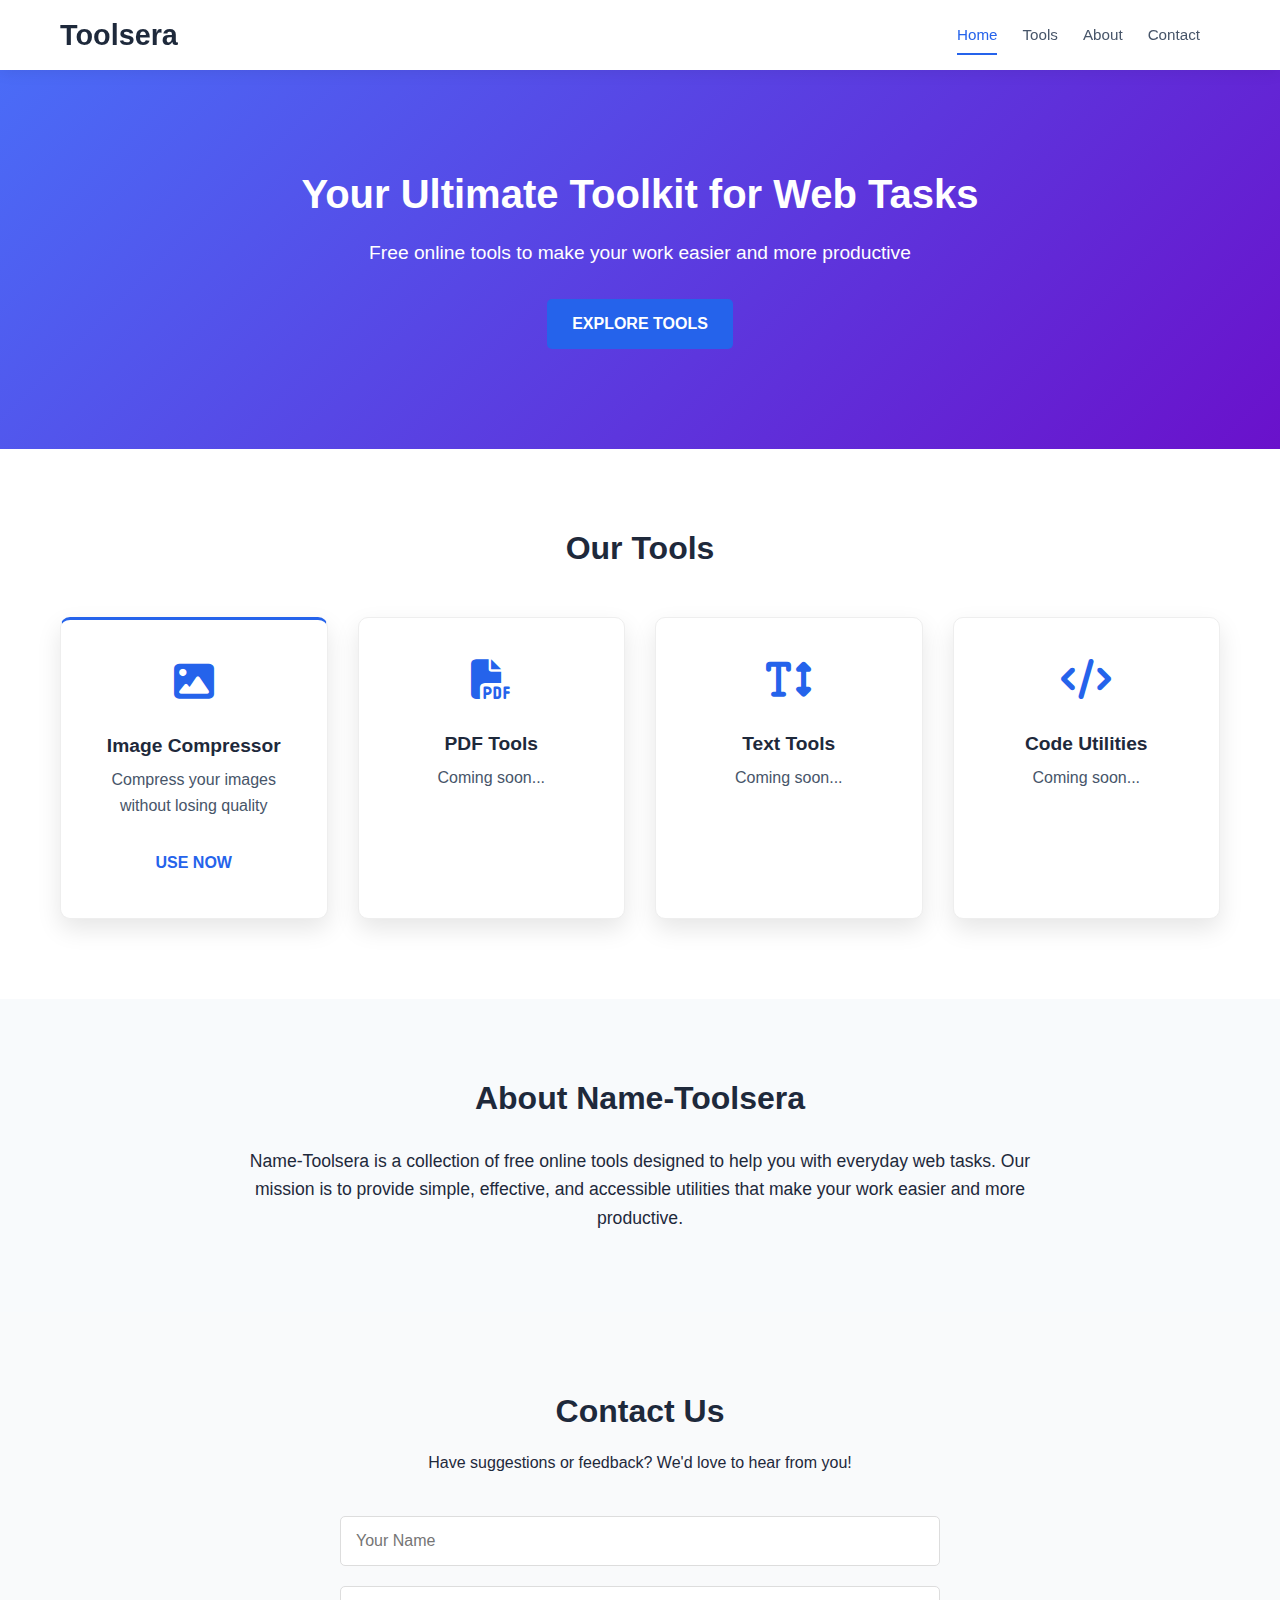
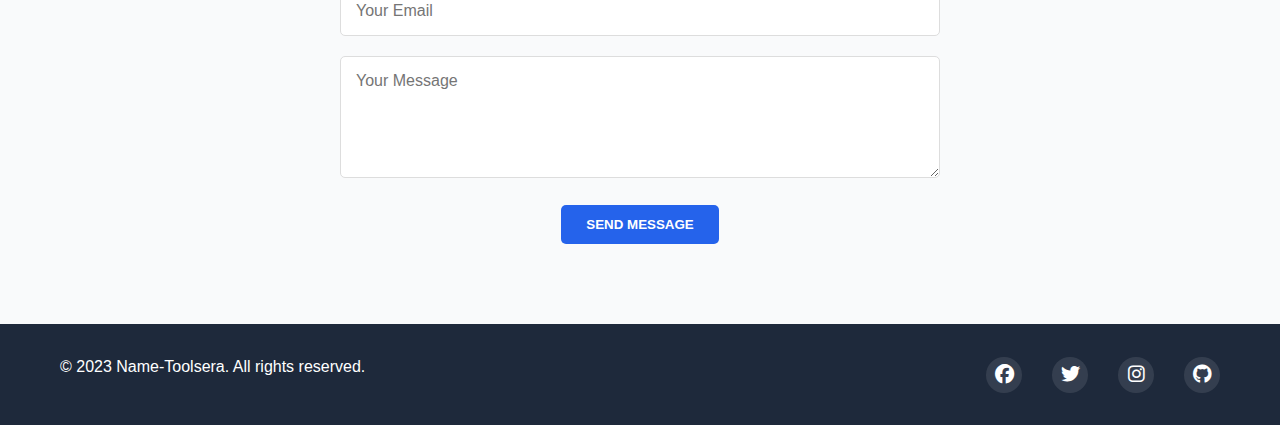
<file: index.html>
<!DOCTYPE html>
<html lang="en">
<head>
    <meta charset="UTF-8">
    <meta name="viewport" content="width=device-width, initial-scale=1.0">
    <title>Toolsera | Multi-Tools Website</title>
    <link rel="stylesheet" href="css/style.css">
    <link rel="stylesheet" href="https://cdnjs.cloudflare.com/ajax/libs/font-awesome/6.4.0/css/all.min.css">
</head>
<body>
    <header>
        <div class="container">
            <div class="logo">
                <h1>Toolsera</h1>
            </div>
            <nav>
                <ul>
                    <li><a href="index.html" class="active">Home</a></li>
                    <li><a href="tools.html">Tools</a></li>
                    <li><a href="#about">About</a></li>
                    <li><a href="#contact">Contact</a></li>
                </ul>
            </nav>
        </div>
    </header>

    <section class="hero">
        <div class="container">
            <div class="hero-content">
                <h1>Your Ultimate Toolkit for Web Tasks</h1>
                <p>Free online tools to make your work easier and more productive</p>
                <a href="tools.html" class="btn btn-primary">Explore Tools</a>
            </div>
        </div>
    </section>

    <section class="tools-showcase">
        <div class="container">
            <h2>Our Tools</h2>
            <div class="tools-grid">
                <div class="tool-card featured">
                    <div class="tool-icon">
                        <i class="fas fa-image"></i>
                    </div>
                    <h3>Image Compressor</h3>
                    <p>Compress your images without losing quality</p>
                    <a href="image-compressor.html" class="btn">Use Now</a>
                </div>
                <div class="tool-card coming-soon">
                    <div class="tool-icon">
                        <i class="fas fa-file-pdf"></i>
                    </div>
                    <h3>PDF Tools</h3>
                    <p>Coming soon...</p>
                </div>
                <div class="tool-card coming-soon">
                    <div class="tool-icon">
                        <i class="fas fa-text-height"></i>
                    </div>
                    <h3>Text Tools</h3>
                    <p>Coming soon...</p>
                </div>
                <div class="tool-card coming-soon">
                    <div class="tool-icon">
                        <i class="fas fa-code"></i>
                    </div>
                    <h3>Code Utilities</h3>
                    <p>Coming soon...</p>
                </div>
            </div>
        </div>
    </section>

    <section id="about" class="about">
        <div class="container">
            <h2>About Name-Toolsera</h2>
            <p>Name-Toolsera is a collection of free online tools designed to help you with everyday web tasks. Our mission is to provide simple, effective, and accessible utilities that make your work easier and more productive.</p>
        </div>
    </section>

    <section id="contact" class="contact">
        <div class="container">
            <h2>Contact Us</h2>
            <p>Have suggestions or feedback? We'd love to hear from you!</p>
            <form class="contact-form">
                <div class="form-group">
                    <input type="text" placeholder="Your Name" required>
                </div>
                <div class="form-group">
                    <input type="email" placeholder="Your Email" required>
                </div>
                <div class="form-group">
                    <textarea placeholder="Your Message" rows="5" required></textarea>
                </div>
                <button type="submit" class="btn btn-primary">Send Message</button>
            </form>
        </div>
    </section>

    <footer>
        <div class="container">
            <p>&copy; 2023 Name-Toolsera. All rights reserved.</p>
            <div class="social-links">
                <a href="#"><i class="fab fa-facebook"></i></a>
                <a href="#"><i class="fab fa-twitter"></i></a>
                <a href="#"><i class="fab fa-instagram"></i></a>
                <a href="#"><i class="fab fa-github"></i></a>
            </div>
        </div>
    </footer>

    <script src="js/main.js"></script>
</body>
</html>
</file>
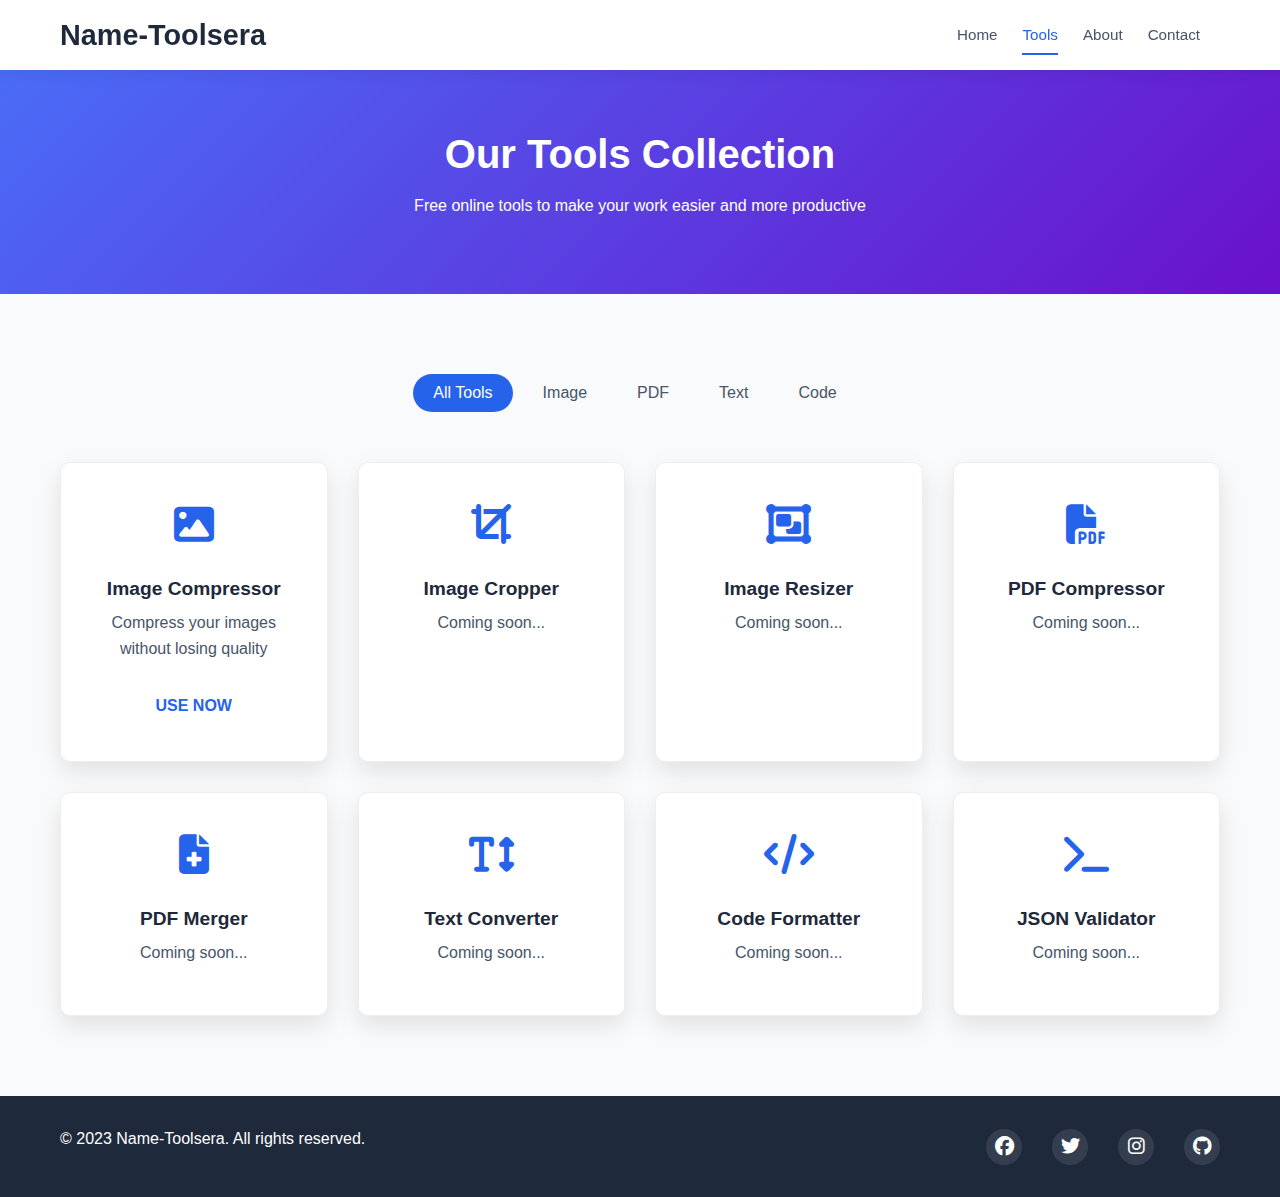
<file: tools.html>
<!DOCTYPE html>
<html lang="en">
<head>
    <meta charset="UTF-8">
    <meta name="viewport" content="width=device-width, initial-scale=1.0">
    <title>Tools | Name-Toolsera</title>
    <link rel="stylesheet" href="css/style.css">
    <link rel="stylesheet" href="https://cdnjs.cloudflare.com/ajax/libs/font-awesome/6.4.0/css/all.min.css">
</head>
<body>
    <header>
        <div class="container">
            <div class="logo">
                <h1>Name-Toolsera</h1>
            </div>
            <nav>
                <ul>
                    <li><a href="index.html">Home</a></li>
                    <li><a href="tools.html" class="active">Tools</a></li>
                    <li><a href="index.html#about">About</a></li>
                    <li><a href="index.html#contact">Contact</a></li>
                </ul>
            </nav>
        </div>
    </header>

    <section class="tools-header">
        <div class="container">
            <h1>Our Tools Collection</h1>
            <p>Free online tools to make your work easier and more productive</p>
        </div>
    </section>

    <section class="tools-list">
        <div class="container">
            <div class="categories">
                <button class="category-btn active" data-category="all">All Tools</button>
                <button class="category-btn" data-category="image">Image</button>
                <button class="category-btn" data-category="pdf">PDF</button>
                <button class="category-btn" data-category="text">Text</button>
                <button class="category-btn" data-category="code">Code</button>
            </div>
            
            <div class="tools-grid">
                <div class="tool-card" data-category="image">
                    <div class="tool-icon">
                        <i class="fas fa-image"></i>
                    </div>
                    <h3>Image Compressor</h3>
                    <p>Compress your images without losing quality</p>
                    <a href="image-compressor.html" class="btn">Use Now</a>
                </div>
                
                <div class="tool-card coming-soon" data-category="image">
                    <div class="tool-icon">
                        <i class="fas fa-crop"></i>
                    </div>
                    <h3>Image Cropper</h3>
                    <p>Coming soon...</p>
                </div>
                
                <div class="tool-card coming-soon" data-category="image">
                    <div class="tool-icon">
                        <i class="fas fa-object-group"></i>
                    </div>
                    <h3>Image Resizer</h3>
                    <p>Coming soon...</p>
                </div>
                
                <div class="tool-card coming-soon" data-category="pdf">
                    <div class="tool-icon">
                        <i class="fas fa-file-pdf"></i>
                    </div>
                    <h3>PDF Compressor</h3>
                    <p>Coming soon...</p>
                </div>
                
                <div class="tool-card coming-soon" data-category="pdf">
                    <div class="tool-icon">
                        <i class="fas fa-file-medical"></i>
                    </div>
                    <h3>PDF Merger</h3>
                    <p>Coming soon...</p>
                </div>
                
                <div class="tool-card coming-soon" data-category="text">
                    <div class="tool-icon">
                        <i class="fas fa-text-height"></i>
                    </div>
                    <h3>Text Converter</h3>
                    <p>Coming soon...</p>
                </div>
                
                <div class="tool-card coming-soon" data-category="code">
                    <div class="tool-icon">
                        <i class="fas fa-code"></i>
                    </div>
                    <h3>Code Formatter</h3>
                    <p>Coming soon...</p>
                </div>
                
                <div class="tool-card coming-soon" data-category="code">
                    <div class="tool-icon">
                        <i class="fas fa-terminal"></i>
                    </div>
                    <h3>JSON Validator</h3>
                    <p>Coming soon...</p>
                </div>
            </div>
        </div>
    </section>

    <footer>
        <div class="container">
            <p>&copy; 2023 Name-Toolsera. All rights reserved.</p>
            <div class="social-links">
                <a href="#"><i class="fab fa-facebook"></i></a>
                <a href="#"><i class="fab fa-twitter"></i></a>
                <a href="#"><i class="fab fa-instagram"></i></a>
                <a href="#"><i class="fab fa-github"></i></a>
            </div>
        </div>
    </footer>

    <script src="js/main.js"></script>
    <script>
        // Category filter functionality
        document.addEventListener('DOMContentLoaded', function() {
            const categoryButtons = document.querySelectorAll('.category-btn');
            const toolCards = document.querySelectorAll('.tool-card');
            
            categoryButtons.forEach(button => {
                button.addEventListener('click', function() {
                    // Remove active class from all buttons
                    categoryButtons.forEach(btn => btn.classList.remove('active'));
                    
                    // Add active class to clicked button
                    this.classList.add('active');
                    
                    const category = this.getAttribute('data-category');
                    
                    // Show/hide tool cards based on category
                    toolCards.forEach(card => {
                        if (category === 'all' || card.getAttribute('data-category') === category) {
                            card.style.display = 'block';
                        } else {
                            card.style.display = 'none';
                        }
                    });
                });
            });
        });
    </script>
</body>
</html>
</file>
<file: css/style.css>
/* Base Styles */
:root {
    --primary-color: #2563eb;
    --primary-dark: #1d4ed8;
    --primary-light: #3b82f6;
    --secondary-color: #475569;
    --accent-color: #f59e0b;
    --accent-light: #fbbf24;
    --light-color: #f8fafc;
    --dark-color: #1e293b;
    --success-color: #10b981;
    --danger-color: #ef4444;
    --info-color: #06b6d4;
    --warning-color: #f97316;
    --card-shadow: 0 10px 25px rgba(0, 0, 0, 0.1);
    --transition: all 0.3s ease;
    --border-radius: 10px;
    --border-radius-sm: 6px;
    --border-radius-lg: 15px;
    --border-radius-xl: 20px;
    --border-radius-full: 50px;
}

* {
    margin: 0;
    padding: 0;
    box-sizing: border-box;
}

body {
    font-family: 'Segoe UI', Tahoma, Geneva, Verdana, sans-serif;
    line-height: 1.6;
    color: var(--dark-color);
    background-color: #f9fafb;
}

.container {
    width: 100%;
    max-width: 1200px;
    margin: 0 auto;
    padding: 0 20px;
}

a {
    text-decoration: none;
    color: var(--primary-color);
}

ul {
    list-style: none;
}

section {
    padding: 80px 0;
}

h1, h2, h3, h4 {
    font-weight: 700;
    line-height: 1.2;
    margin-bottom: 15px;
}

p {
    margin-bottom: 15px;
}

.btn {
    display: inline-block;
    padding: 12px 25px;
    border-radius: 5px;
    font-weight: 600;
    text-transform: uppercase;
    cursor: pointer;
    transition: var(--transition);
    border: none;
}

.btn-primary {
    background-color: var(--primary-color);
    color: white;
}

.btn:hover {
    transform: translateY(-3px);
    box-shadow: 0 5px 15px rgba(0, 0, 0, 0.1);
}

/* Updated Header Styles */
header {
    background-color: white;
    box-shadow: 0 2px 15px rgba(0, 0, 0, 0.08);
    position: sticky;
    top: 0;
    z-index: 100;
}

header .container {
    display: flex;
    justify-content: space-between;
    align-items: center;
    padding: 15px 20px;
}

.logo {
    display: flex;
    align-items: center;
}

.logo-link {
    display: flex;
    align-items: center;
    text-decoration: none;
}

.logo-icon {
    font-size: 1.8rem;
    color: var(--primary-color);
    margin-right: 10px;
}

.logo h1 {
    font-size: 1.8rem;
    color: var(--dark-color);
    font-weight: 700;
    margin: 0;
}

nav {
    display: flex;
    align-items: center;
}

nav ul {
    display: flex;
    margin-right: 20px;
}

nav ul li {
    margin-left: 25px;
}

nav ul li a {
    color: var(--secondary-color);
    font-weight: 500;
    transition: var(--transition);
    padding: 8px 0;
    position: relative;
    display: flex;
    align-items: center;
    font-size: 0.95rem;
}

nav ul li a i {
    margin-right: 6px;
    font-size: 0.9rem;
}

nav ul li a:hover, nav ul li a.active {
    color: var(--primary-color);
}

nav ul li a.active:after, nav ul li a:hover:after {
    content: '';
    position: absolute;
    bottom: 0;
    left: 0;
    width: 100%;
    height: 2px;
    background-color: var(--primary-color);
    transform: scaleX(1);
    transform-origin: left;
    transition: transform 0.3s ease;
}

nav ul li a:hover:after {
    transform: scaleX(1);
}

.theme-toggle {
    width: 36px;
    height: 36px;
    border-radius: 50%;
    display: flex;
    align-items: center;
    justify-content: center;
    cursor: pointer;
    background-color: var(--light-color);
    color: var(--secondary-color);
    transition: var(--transition);
}

.theme-toggle:hover {
    background-color: var(--primary-light);
    color: white;
}

.mobile-menu-toggle {
    display: none;
    width: 40px;
    height: 40px;
    border-radius: 50%;
    align-items: center;
    justify-content: center;
    cursor: pointer;
    background-color: var(--light-color);
    color: var(--secondary-color);
    font-size: 1.2rem;
}

/* Hero Section */
.hero {
    background: linear-gradient(135deg, #4a6cf7 0%, #6a11cb 100%);
    color: white;
    text-align: center;
    padding: 100px 0;
}

.hero-content h1 {
    font-size: 2.5rem;
    margin-bottom: 20px;
}

.hero-content p {
    font-size: 1.2rem;
    margin-bottom: 30px;
    max-width: 700px;
    margin-left: auto;
    margin-right: auto;
}

/* Tools Showcase */
.tools-showcase {
    background-color: white;
}

.tools-showcase h2 {
    text-align: center;
    margin-bottom: 50px;
    font-size: 2rem;
}

.tools-grid {
    display: grid;
    grid-template-columns: repeat(auto-fit, minmax(250px, 1fr));
    gap: 30px;
}

.tool-card {
    background-color: white;
    border-radius: 10px;
    padding: 30px;
    text-align: center;
    transition: var(--transition);
    box-shadow: var(--card-shadow);
    border: 1px solid #eee;
}

.tool-card:hover {
    transform: translateY(-10px);
    box-shadow: 0 10px 25px rgba(0, 0, 0, 0.1);
}

.tool-card.featured {
    border-top: 3px solid var(--primary-color);
}

.tool-card.coming-soon {
    opacity: 0.7;
}

.tool-icon {
    font-size: 2.5rem;
    color: var(--primary-color);
    margin-bottom: 20px;
}

.tool-card h3 {
    font-size: 1.2rem;
    margin-bottom: 10px;
}

.tool-card p {
    margin-bottom: 20px;
    color: var(--secondary-color);
}

/* About Section */
.about {
    background-color: var(--light-color);
    text-align: center;
}

.about h2 {
    font-size: 2rem;
    margin-bottom: 30px;
}

.about p {
    max-width: 800px;
    margin: 0 auto;
    font-size: 1.1rem;
}

/* Contact Section */
.contact {
    text-align: center;
}

.contact h2 {
    font-size: 2rem;
    margin-bottom: 20px;
}

.contact p {
    margin-bottom: 40px;
}

.contact-form {
    max-width: 600px;
    margin: 0 auto;
}

.form-group {
    margin-bottom: 20px;
}

.form-group input,
.form-group textarea {
    width: 100%;
    padding: 15px;
    border: 1px solid #ddd;
    border-radius: 5px;
    font-family: inherit;
    font-size: 1rem;
    transition: var(--transition);
}

.form-group input:focus,
.form-group textarea:focus {
    outline: none;
    border-color: var(--primary-color);
    box-shadow: 0 0 0 3px rgba(74, 108, 247, 0.2);
}

/* Footer */
footer {
    background-color: var(--dark-color);
    color: white;
    padding: 30px 0;
    text-align: center;
}

footer .container {
    display: flex;
    justify-content: space-between;
    align-items: center;
    flex-wrap: wrap;
}

.social-links a {
    color: white;
    margin-left: 15px;
    font-size: 1.2rem;
    transition: var(--transition);
}

.social-links a:hover {
    color: var(--primary-color);
}

/* Media Queries */
@media (max-width: 768px) {
    header .container {
        flex-direction: column;
    }
    
    nav ul {
        margin-top: 20px;
    }
    
    nav ul li {
        margin: 0 10px;
    }
    
    .hero-content h1 {
        font-size: 2rem;
    }
    
    section {
        padding: 60px 0;
    }
    
    footer .container {
        flex-direction: column;
    }
    
    .social-links {
        margin-top: 20px;
    }
}

/* Tools Page Styles */
.tools-header {
    background: linear-gradient(135deg, #4a6cf7 0%, #6a11cb 100%);
    color: white;
    text-align: center;
    padding: 60px 0;
}

.tools-header h1 {
    font-size: 2.5rem;
    margin-bottom: 15px;
}

.tools-list {
    padding: 80px 0;
    background-color: #f9fafb;
}

.categories {
    display: flex;
    justify-content: center;
    flex-wrap: wrap;
    margin-bottom: 40px;
}

.category-btn {
    background-color: transparent;
    border: none;
    padding: 10px 20px;
    margin: 0 10px 10px 0;
    font-size: 1rem;
    font-weight: 500;
    cursor: pointer;
    border-radius: 30px;
    transition: var(--transition);
    color: var(--secondary-color);
}

.category-btn:hover {
    color: var(--primary-color);
}

.category-btn.active {
    background-color: var(--primary-color);
    color: white;
}

/* Image Compressor Page Styles */
.tool-container {
    max-width: 900px;
    margin: 0 auto;
    padding: 20px;
    background-color: white;
    border-radius: 10px;
    box-shadow: var(--card-shadow);
}

.tool-header {
    text-align: center;
    margin-bottom: 40px;
}

.tool-header h1 {
    font-size: 2rem;
    color: var(--dark-color);
    margin-bottom: 15px;
}

.tool-header p {
    color: var(--secondary-color);
    max-width: 600px;
    margin: 0 auto;
}

.upload-area {
    border: 2px dashed #ddd;
    border-radius: 10px;
    padding: 40px;
    text-align: center;
    margin-bottom: 30px;
    transition: var(--transition);
    cursor: pointer;
}

.upload-area:hover {
    border-color: var(--primary-color);
}

.upload-area .icon {
    font-size: 3rem;
    color: var(--primary-color);
    margin-bottom: 20px;
}

.upload-area h3 {
    font-size: 1.3rem;
    margin-bottom: 10px;
}

.upload-area p {
    color: var(--secondary-color);
    margin-bottom: 15px;
}

.file-input {
    display: none;
}

.browse-btn {
    display: inline-block;
    padding: 10px 20px;
    background-color: var(--primary-color);
    color: white;
    border-radius: 5px;
    cursor: pointer;
    transition: var(--transition);
}

.browse-btn:hover {
    background-color: #3a5bd7;
}

.compression-options {
    margin-bottom: 15px;
}

.compression-options h3 {
    margin-bottom: 15px;
}

.option-row {
    display: flex;
    align-items: center;
    margin-bottom: 5px;
}

.option-row label {
    min-width: 150px;
}

.range-slider {
    flex-grow: 1;
    -webkit-appearance: none;
    height: 8px;
    background: #ddd;
    border-radius: 4px;
    outline: none;
}

.range-slider::-webkit-slider-thumb {
    -webkit-appearance: none;
    appearance: none;
    width: 20px;
    height: 20px;
    border-radius: 50%;
    background: var(--primary-color);
    cursor: pointer;
}

.value-display {
    min-width: 60px;
    text-align: center;
    margin-left: 15px;
}

.image-preview-area {
    display: grid;
    grid-template-columns: 1fr 1fr;
    gap: 30px;
    margin-bottom: 30px;
}

.preview-box {
    border: 1px solid #eee;
    border-radius: 5px;
    padding: 15px;
    text-align: center;
}

.preview-box h4 {
    margin-bottom: 10px;
    font-size: 1rem;
}

.preview-img {
    max-width: 100%;
    max-height: 300px;
    margin-bottom: 10px;
}

.image-info {
    color: var(--secondary-color);
    font-size: 0.9rem;
}

.action-buttons {
    display: flex;
    justify-content: center;
    gap: 15px;
    margin-top: 30px;
}

.success-message {
    background-color: var(--success-color);
    color: white;
    padding: 15px;
    border-radius: 5px;
    margin-top: 20px;
}

/* Loading animation */
.loading {
    text-align: center;
    margin: 40px 0;
}

.spinner {
    display: inline-block;
    width: 50px;
    height: 50px;
    border: 5px solid rgba(74, 108, 247, 0.2);
    border-radius: 50%;
    border-top-color: var(--primary-color);
    animation: spin 1s ease-in-out infinite;
}

@keyframes spin {
    to { transform: rotate(360deg); }
}

/* Media Queries */
@media (max-width: 768px) {
    .image-preview-area {
        grid-template-columns: 1fr;
    }
    
    .option-row {
        flex-direction: column;
        align-items: flex-start;
    }
    
    .option-row label {
        margin-bottom: 10px;
    }
    
    .value-display {
        margin-left: 0;
        margin-top: 10px;
    }
}

/* Enhanced Image Compressor Page Styles */
.settings-container {
    display: grid;
    grid-template-columns: 1fr 1fr;
    gap: 20px;
    margin-bottom: 30px;
}

.setting-card {
    background-color: white;
    border-radius: 10px;
    padding: 20px;
    box-shadow: var(--card-shadow);
    height: 100%;
}

.setting-card h4 {
    font-size: 1.1rem;
    color: var(--dark-color);
    margin-bottom: 15px;
    display: flex;
    align-items: center;
}

.setting-card h4 i {
    margin-right: 8px;
    color: var(--primary-color);
}

.setting-description {
    color: var(--secondary-color);
    font-size: 0.9rem;
    margin-bottom: 15px;
}

.target-size {
    display: flex;
    justify-content: space-between;
    margin: 15px 0;
    font-size: 0.9rem;
    color: var(--secondary-color);
}

.format-options {
    margin-top: 20px;
}

.format-select {
    width: 100%;
    padding: 12px;
    border: 1px solid #ddd;
    border-radius: 5px;
    font-family: inherit;
    font-size: 1rem;
    transition: var(--transition);
    background-color: white;
    cursor: pointer;
}

.format-select:focus {
    outline: none;
    border-color: var(--primary-color);
    box-shadow: 0 0 0 3px rgba(74, 108, 247, 0.2);
}

.smart-compress {
    width: 100%;
    margin-top: 15px;
    background-color: var(--accent-color);
    color: white;
}

.smart-compress:hover {
    background-color: #ff5252;
}

.dimensions-info {
    font-size: 0.9rem;
    color: var(--secondary-color);
    margin-top: 15px;
}

/* Comparison Meter */
.comparison-meter {
    background: linear-gradient(135deg, #f8f9fa 0%, #e9ecef 100%);
    border-radius: 15px;
    padding: 25px;
    margin-bottom: 30px;
    box-shadow: var(--card-shadow);
    border: 1px solid rgba(0,0,0,0.05);
}

.comparison-header {
    margin-bottom: 20px;
    text-align: center;
}

.comparison-header h4 {
    font-size: 1.2rem;
    color: var(--dark-color);
    display: inline-flex;
    align-items: center;
    background: white;
    padding: 10px 20px;
    border-radius: 30px;
    box-shadow: 0 3px 10px rgba(0,0,0,0.08);
}

.comparison-header h4 i {
    margin-right: 10px;
    color: var(--primary-color);
}

.size-comparison-card {
    background-color: white;
    border-radius: 12px;
    padding: 20px;
    box-shadow: 0 4px 15px rgba(0, 0, 0, 0.05);
    display: flex;
    justify-content: space-between;
    align-items: center;
    margin-bottom: 20px;
    position: relative;
    overflow: hidden;
}

.size-comparison-card::before {
    content: '';
    position: absolute;
    top: 0;
    left: 0;
    width: 100%;
    height: 5px;
    background: linear-gradient(90deg, var(--primary-color) 0%, var(--success-color) 100%);
}

.comparison-stats {
    display: flex;
    align-items: center;
    flex: 1;
}

.stat-item {
    display: flex;
    align-items: center;
}

.stat-icon {
    width: 50px;
    height: 50px;
    border-radius: 50%;
    display: flex;
    align-items: center;
    justify-content: center;
    margin-right: 15px;
    box-shadow: 0 3px 10px rgba(0,0,0,0.1);
}

.stat-icon i {
    font-size: 1.5rem;
    color: white;
}

.original-icon {
    background-color: var(--primary-color);
}

.compressed-icon {
    background-color: var(--success-color);
}

.stat-details {
    display: flex;
    flex-direction: column;
}

.stat-label {
    font-size: 0.85rem;
    color: var(--secondary-color);
    margin-bottom: 3px;
}

.stat-value {
    font-size: 1.2rem;
    font-weight: 700;
    color: var(--dark-color);
}

.comparison-arrow {
    margin: 0 20px;
    color: var(--secondary-color);
    font-size: 1.4rem;
}

.savings-badge {
    display: flex;
    flex-direction: column;
    align-items: center;
    margin-left: 20px;
    min-width: 100px;
}

/* Size comparison card animations */
@keyframes pulse {
    0% {
        transform: scale(1);
        box-shadow: 0 4px 15px rgba(40, 167, 69, 0.3);
    }
    50% {
        transform: scale(1.1);
        box-shadow: 0 8px 20px rgba(40, 167, 69, 0.5);
    }
    100% {
        transform: scale(1);
        box-shadow: 0 4px 15px rgba(40, 167, 69, 0.3);
    }
}

.pulse-animation {
    animation: pulse 0.8s ease-in-out;
}

.savings-circle {
    width: 70px;
    height: 70px;
    border-radius: 50%;
    background: linear-gradient(135deg, var(--success-color) 0%, #5cb85c 100%);
    display: flex;
    align-items: center;
    justify-content: center;
    box-shadow: 0 4px 15px rgba(40, 167, 69, 0.3);
    margin-bottom: 5px;
    position: relative;
    overflow: hidden;
}

.savings-circle::after {
    content: '';
    position: absolute;
    top: -50%;
    left: -50%;
    width: 200%;
    height: 200%;
    background: linear-gradient(
        transparent, 
        rgba(255, 255, 255, 0.3), 
        transparent
    );
    transform: rotate(30deg);
    animation: shine 3s linear infinite;
}

@keyframes shine {
    0% {
        transform: translateX(-100%) rotate(30deg);
    }
    100% {
        transform: translateX(100%) rotate(30deg);
    }
}

.savings-text {
    font-size: 0.85rem;
    color: var(--success-color);
    font-weight: 600;
}

.savings-circle span {
    color: white;
    font-size: 1.4rem;
    font-weight: 700;
    z-index: 2;
    text-shadow: 0 1px 2px rgba(0,0,0,0.2);
}

.visual-comparison {
    background-color: white;
    border-radius: 12px;
    padding: 20px;
    box-shadow: 0 4px 15px rgba(0, 0, 0, 0.05);
}

.visual-bar-container {
    width: 100%;
}

.visual-label {
    display: flex;
    justify-content: space-between;
    margin-bottom: 10px;
}

.visual-label span:first-child {
    font-size: 0.9rem;
    color: var(--dark-color);
    font-weight: 600;
}

.visual-label span:last-child {
    font-size: 0.9rem;
    color: var(--success-color);
    font-weight: 600;
}

.visual-bar-wrapper {
    position: relative;
    height: 25px;
    background-color: #f1f3f5;
    border-radius: 12px;
    overflow: hidden;
    box-shadow: inset 0 2px 4px rgba(0,0,0,0.05);
}

.visual-bar {
    position: absolute;
    height: 100%;
    transition: width 0.8s cubic-bezier(0.22, 1, 0.36, 1);
    border-radius: 12px;
}

.visual-bar.original {
    background: linear-gradient(90deg, #4a6cf7 0%, #6a11cb 100%);
    width: 0;
    z-index: 1;
}

.visual-bar.compressed {
    background: linear-gradient(90deg, #28a745 0%, #5cb85c 100%);
    width: 0;
    z-index: 2;
    box-shadow: 0 0 10px rgba(40, 167, 69, 0.5);
}

/* Media Queries */
@media (max-width: 768px) {
    .size-comparison-card {
        flex-direction: column;
    }
    
    .comparison-stats {
        margin-bottom: 20px;
        width: 100%;
    }
    
    .savings-badge {
        margin-left: 0;
    }
    
    .comparison-arrow {
        transform: rotate(90deg);
        margin: 15px 0;
    }
}

/* Toast Notifications */
.toast {
    position: fixed;
    bottom: 20px;
    right: 20px;
    background-color: var(--success-color);
    color: white;
    padding: 15px 25px;
    border-radius: 5px;
    box-shadow: 0 4px 15px rgba(0, 0, 0, 0.2);
    z-index: 1000;
    transform: translateY(100px);
    opacity: 0;
    transition: transform 0.3s ease, opacity 0.3s ease;
}

.toast.error {
    background-color: var(--accent-color);
}

.toast.show {
    transform: translateY(0);
    opacity: 1;
}

/* Image Info Styling */
.image-info {
    color: var(--secondary-color);
    font-size: 0.9rem;
    line-height: 1.5;
}

.image-info div {
    margin-bottom: 5px;
}

.image-info strong {
    color: var(--dark-color);
}

/* Media Queries */
@media (max-width: 768px) {
    .settings-container {
        grid-template-columns: 1fr;
    }
    
    .meter-bar {
        flex-direction: column;
        align-items: flex-start;
    }
    
    .bar-label {
        margin-bottom: 5px;
    }
    
    .bar-container {
        width: 100%;
        margin: 5px 0;
    }
    
    .bar-value {
        text-align: left;
        margin-top: 5px;
    }
}

/* Format Selector Redesign */
.format-selector {
    display: flex;
    flex-direction: column;
    gap: 15px;
}

.format-selector input[type="radio"] {
    display: none;
}

.format-option {
    display: flex;
    align-items: center;
    padding: 16px;
    border-radius: 12px;
    border: 1px solid #eaedf2;
    background-color: #fff;
    cursor: pointer;
    transition: all 0.2s ease;
    position: relative;
    overflow: hidden;
    box-shadow: 0 2px 8px rgba(0, 0, 0, 0.05);
}

.format-option:hover {
    border-color: #e1e5ee;
    box-shadow: 0 4px 12px rgba(0, 0, 0, 0.08);
}

.format-selector input[type="radio"]:checked + .format-option {
    border-color: transparent;
    box-shadow: 0 4px 15px rgba(0, 0, 0, 0.08);
}

.format-selector input[id="jpeg-format"]:checked + .format-option {
    background-color: #f8f9ff;
    border-left: 4px solid #5167e1;
}

.format-selector input[id="png-format"]:checked + .format-option {
    background-color: #f8f9ff;
    border-left: 4px solid #3a86ff;
}

.format-selector input[id="webp-format"]:checked + .format-option {
    background-color: #f9fffa;
    border-left: 4px solid #2ecc71;
}

/* Format Icons */
.format-icon {
    width: 48px;
    height: 48px;
    border-radius: 12px;
    display: flex;
    align-items: center;
    justify-content: center;
    margin-right: 16px;
    flex-shrink: 0;
    font-size: 1.3rem;
    color: white;
}

.jpeg-icon {
    background-color: #5167e1;
}

.png-icon {
    background-color: #3a86ff;
}

.webp-icon {
    background-color: #2ecc71;
}

/* Format Details */
.format-details {
    flex-grow: 1;
}

.format-title {
    display: flex;
    align-items: center;
    margin-bottom: 4px;
}

.format-name {
    font-weight: 700;
    font-size: 1.1rem;
    color: #333;
    margin-right: 8px;
}

.format-tag {
    font-size: 0.75rem;
    padding: 2px 10px;
    border-radius: 50px;
    background-color: #f0f0f0;
    color: #666;
    font-weight: 500;
}

.format-description {
    font-size: 0.9rem;
    color: #666;
    display: block;
}

/* Format Specific Tags */
.format-selector input[id="jpeg-format"]:checked + .format-option .format-tag {
    background-color: rgba(81, 103, 225, 0.15);
    color: #5167e1;
}

.format-selector input[id="png-format"]:checked + .format-option .format-tag {
    background-color: rgba(58, 134, 255, 0.15);
    color: #3a86ff;
}

.format-selector input[id="webp-format"]:checked + .format-option .format-tag {
    background-color: rgba(46, 204, 113, 0.15);
    color: #2ecc71;
}

/* Format Check Icon */
.format-check {
    width: 24px;
    height: 24px;
    border-radius: 50%;
    background-color: transparent;
    color: transparent;
    display: flex;
    align-items: center;
    justify-content: center;
    margin-left: 10px;
    transition: all 0.2s ease;
    flex-shrink: 0;
}

.format-selector input[type="radio"]:checked + .format-option .format-check {
    background-color: #4facfe;
    color: white;
}

/* Compression Results */
.compression-results {
    background-color: #f8f9fa;
    border-radius: 16px;
    padding: 24px;
    margin: 30px 0;
    box-shadow: 0 4px 15px rgba(0, 0, 0, 0.05);
}

.results-header {
    display: flex;
    align-items: center;
    margin-bottom: 20px;
}

.results-icon {
    width: 36px;
    height: 36px;
    border-radius: 50%;
    background-color: #f2f4ff;
    color: #5167e1;
    display: flex;
    align-items: center;
    justify-content: center;
    margin-right: 12px;
    font-size: 1rem;
}

.results-header h4 {
    font-size: 1.2rem;
    font-weight: 600;
    color: #333;
    margin: 0;
}

.results-card {
    background-color: white;
    border-radius: 12px;
    padding: 24px;
    box-shadow: 0 4px 15px rgba(0, 0, 0, 0.03);
}

/* Size Comparison */
.size-comparison {
    display: flex;
    align-items: center;
    margin-bottom: 20px;
    position: relative;
}

.original-file, .compressed-file {
    display: flex;
    align-items: center;
}

.file-icon {
    width: 42px;
    height: 42px;
    border-radius: 50%;
    display: flex;
    align-items: center;
    justify-content: center;
    margin-right: 12px;
    color: white;
    font-size: 1rem;
}

.original-icon {
    background-color: #5167e1;
}

.compressed-icon {
    background-color: #2ecc71;
}

.file-details {
    display: flex;
    flex-direction: column;
}

.file-label {
    font-size: 0.85rem;
    color: #666;
    margin-bottom: 2px;
}

.file-size {
    font-size: 1.1rem;
    font-weight: 700;
    color: #333;
}

.arrow-icon {
    margin: 0 25px;
    color: #aaa;
    font-size: 1.2rem;
}

.reduction-badge {
    position: absolute;
    right: 0;
    display: flex;
    flex-direction: column;
    align-items: center;
}

.reduction-badge span:first-child {
    font-size: 1.5rem;
    font-weight: 700;
    color: #2ecc71;
}

.reduction-label {
    font-size: 0.8rem;
    color: #666;
}

/* Progress Bar */
.progress-bar-container {
    margin-top: 15px;
}

.progress-bar-wrapper {
    height: 10px;
    border-radius: 50px;
    overflow: hidden;
    background-color: #f5f6fa;
    position: relative;
}

.progress-left {
    position: absolute;
    left: 0;
    top: 0;
    height: 100%;
    background: linear-gradient(90deg, #2ecc71 0%, #4facfe 100%);
    border-radius: 50px;
    width: 0;
    transition: width 0.5s ease;
}

.progress-right {
    position: absolute;
    right: 0;
    top: 0;
    height: 100%;
    background-color: #5167e1;
    border-radius: 50px;
    width: 0;
    transition: width 0.5s ease;
}

.progress-label {
    display: flex;
    justify-content: flex-end;
    margin-top: 8px;
}

.progress-label span {
    font-size: 0.9rem;
    color: #2ecc71;
    font-weight: 500;
}

/* Responsive adjustments */
@media (max-width: 768px) {
    .size-comparison {
        flex-wrap: wrap;
    }
    
    .original-file, .compressed-file {
        margin-bottom: 15px;
    }
    
    .arrow-icon {
        display: none;
    }
    
    .reduction-badge {
        position: relative;
        margin-top: 15px;
        margin-left: auto;
    }
    
    .results-card {
        padding: 16px;
    }
}

/* Workflow Steps */
.workflow-steps {
    display: flex;
    align-items: center;
    justify-content: center;
    margin: 40px auto;
    max-width: 800px;
    padding: 20px;
    background-color: white;
    border-radius: var(--border-radius-lg);
    box-shadow: var(--card-shadow);
}

.workflow-step {
    display: flex;
    flex-direction: column;
    align-items: center;
    position: relative;
    transition: var(--transition);
    padding: 0 10px;
}

.step-number {
    width: 48px;
    height: 48px;
    border-radius: 12px;
    background-color: var(--secondary-color);
    color: white;
    display: flex;
    align-items: center;
    justify-content: center;
    font-size: 1.2rem;
    margin-bottom: 10px;
    transition: var(--transition);
    box-shadow: 0 4px 10px rgba(0, 0, 0, 0.1);
}

.workflow-step.active .step-number {
    background: linear-gradient(135deg, var(--primary-color) 0%, var(--primary-dark) 100%);
    box-shadow: 0 5px 15px rgba(37, 99, 235, 0.3);
    transform: translateY(-5px);
}

.workflow-step.completed .step-number {
    background: linear-gradient(135deg, var(--success-color) 0%, #06d6a0 100%);
    box-shadow: 0 5px 15px rgba(16, 185, 129, 0.3);
}

.step-label {
    font-size: 0.95rem;
    font-weight: 500;
    color: var(--secondary-color);
    transition: var(--transition);
    text-align: center;
}

.workflow-step.active .step-label,
.workflow-step.completed .step-label {
    color: var(--dark-color);
    font-weight: 600;
}

.workflow-connector {
    flex-grow: 1;
    height: 3px;
    background-color: #e0e0e0;
    margin: 0 5px;
    position: relative;
    top: -20px;
    max-width: 80px;
    border-radius: 3px;
}

.workflow-step.completed + .workflow-connector {
    background: linear-gradient(90deg, var(--success-color) 0%, var(--primary-color) 100%);
}

/* Tooltips */
.tooltip-icon {
    display: inline-flex;
    align-items: center;
    justify-content: center;
    width: 16px;
    height: 16px;
    border-radius: 50%;
    color: #6c757d;
    cursor: pointer;
    margin-left: 6px;
    transition: var(--transition);
}

.tooltip-icon:hover {
    color: var(--primary-color);
}

.tooltip {
    position: absolute;
    background-color: #333;
    color: white;
    padding: 8px 12px;
    border-radius: 6px;
    font-size: 12px;
    max-width: 250px;
    z-index: 100;
    opacity: 0;
    visibility: hidden;
    transition: opacity 0.3s, visibility 0.3s;
    box-shadow: 0 2px 10px rgba(0, 0, 0, 0.2);
}

.tooltip:after {
    content: "";
    position: absolute;
    top: 100%;
    left: 50%;
    margin-left: -6px;
    border-width: 6px;
    border-style: solid;
    border-color: #333 transparent transparent transparent;
}

.tooltip.visible {
    opacity: 1;
    visibility: visible;
}

/* Setting Header Help Text */
.settings-header .help-text {
    font-size: 13px;
    color: #6c757d;
    margin-top: -10px;
    margin-bottom: 15px;
}

/* Action Button Group */
.action-button-group {
    display: flex;
    gap: 10px;
    margin-top: 20px;
}

.action-button {
    flex: 1;
    padding: 12px;
    border-radius: 8px;
    border: none;
    background-color: var(--primary-color);
    color: white;
    font-weight: 600;
    cursor: pointer;
    transition: var(--transition);
    display: flex;
    align-items: center;
    justify-content: center;
    gap: 8px;
}

.action-button:hover {
    background-color: #3a5ceb;
    transform: translateY(-2px);
    box-shadow: 0 4px 10px rgba(74, 108, 247, 0.3);
}

/* Circular Progress Indicator */
.circle-progress {
    position: relative;
    display: flex;
    align-items: center;
    justify-content: center;
    width: 60px;
    height: 60px;
}

.circular-chart {
    display: block;
    width: 100%;
    height: 100%;
}

.circle-bg {
    fill: none;
    stroke: #eee;
    stroke-width: 3;
}

.circle {
    fill: none;
    stroke: var(--success-color);
    stroke-width: 3;
    stroke-linecap: round;
    stroke-linejoin: round;
    transform: rotate(-90deg);
    transform-origin: 50% 50%;
    transition: stroke-dasharray 0.8s ease;
}

.percentage {
    position: absolute;
    top: 50%;
    left: 50%;
    transform: translate(-50%, -50%);
    font-size: 14px;
    font-weight: bold;
    color: var(--success-color);
}

/* Start Screen */
.start-screen {
    display: flex;
    flex-direction: column;
    align-items: center;
    justify-content: center;
    height: 100%;
    padding: 40px;
    text-align: center;
    background-color: white;
    border-radius: var(--border-radius-lg);
    box-shadow: var(--card-shadow);
    min-height: 400px;
}

.start-icon {
    font-size: 4rem;
    color: var(--primary-color);
    opacity: 0.8;
    margin-bottom: 25px;
}

.start-screen h3 {
    margin-bottom: 15px;
    font-size: 1.8rem;
    color: var(--dark-color);
}

.start-screen p {
    color: var(--secondary-color);
    margin-bottom: 30px;
    font-size: 1.1rem;
}

.benefits {
    display: flex;
    flex-wrap: wrap;
    justify-content: center;
    gap: 15px;
    margin-top: 20px;
}

.benefit-item {
    background-color: #f8fafc;
    padding: 12px 20px;
    border-radius: var(--border-radius-full);
    display: flex;
    align-items: center;
    gap: 10px;
    font-size: 1rem;
    color: var(--dark-color);
    box-shadow: 0 2px 5px rgba(0,0,0,0.05);
    font-weight: 500;
}

.benefit-item i {
    color: var(--primary-color);
}

/* Loading Animation */
.loading-container {
    display: flex;
    flex-direction: column;
    align-items: center;
    justify-content: center;
    min-height: 400px;
    background-color: white;
    border-radius: var(--border-radius-lg);
    box-shadow: var(--card-shadow);
}

.loading-spinner {
    width: 60px;
    height: 60px;
    border: 5px solid rgba(37, 99, 235, 0.2);
    border-radius: 50%;
    border-top-color: var(--primary-color);
    animation: spin 1s ease-in-out infinite;
    margin-bottom: 20px;
}

.loading-container p {
    color: var(--dark-color);
    font-weight: 500;
}

/* Smart Compression Status */
.smart-compression {
    display: flex;
    flex-direction: column;
    align-items: center;
    justify-content: center;
    min-height: 400px;
    padding: 30px;
    background-color: white;
    border-radius: var(--border-radius-lg);
    box-shadow: var(--card-shadow);
}

.smart-compression h4 {
    display: flex;
    align-items: center;
    gap: 10px;
    font-size: 1.2rem;
    margin-bottom: 25px;
    color: var(--dark-color);
}

.smart-compression h4 i {
    color: var(--primary-color);
}

.progress-container {
    width: 100%;
    max-width: 400px;
    margin-bottom: 15px;
}

.progress-track {
    height: 10px;
    background-color: #e2e8f0;
    border-radius: 5px;
    overflow: hidden;
}

.progress-fill {
    height: 100%;
    background: linear-gradient(90deg, var(--primary-color) 0%, var(--accent-color) 100%);
    width: 0;
    transition: width 0.3s ease;
    border-radius: 5px;
}

/* Image Preview Area */
.preview-container {
    width: 100%;
}

.preview-header {
    padding: 20px;
    border-bottom: 1px solid #eee;
}

.preview-header h3 {
    font-size: 1.2rem;
    color: var(--dark-color);
    display: flex;
    align-items: center;
    gap: 10px;
    margin: 0;
}

.preview-header h3 i {
    color: var(--primary-color);
}

.image-comparison {
    display: grid;
    grid-template-columns: 1fr auto 1fr;
    gap: 0;
    padding: 20px;
}

.comparison-section {
    padding: 15px;
    display: flex;
    flex-direction: column;
    align-items: center;
}

.comparison-header {
    font-weight: 600;
    color: var(--dark-color);
    margin-bottom: 15px;
    text-align: center;
    font-size: 1.1rem;
}

.image-preview {
    width: 100%;
    display: flex;
    justify-content: center;
    margin-bottom: 15px;
    overflow: hidden;
    border-radius: var(--border-radius-sm);
    background-color: #f8fafc;
    padding: 10px;
}

.preview-img {
    max-width: 100%;
    max-height: 300px;
    object-fit: contain;
}

.comparison-divider {
    display: flex;
    align-items: center;
    justify-content: center;
    padding: 0 10px;
    color: var(--secondary-color);
}

.image-info {
    color: var(--secondary-color);
    font-size: 0.9rem;
    text-align: left;
    width: 100%;
    background-color: #f8fafc;
    padding: 10px 15px;
    border-radius: var(--border-radius-sm);
    line-height: 1.6;
}

.image-info div {
    margin-bottom: 5px;
}

.image-info strong {
    color: var(--dark-color);
    font-weight: 600;
}

/* Results Card */
.results-header {
    display: flex;
    align-items: center;
    padding: 20px;
    border-bottom: 1px solid #eee;
}

.results-header h3 {
    font-size: 1.2rem;
    color: var(--dark-color);
    display: flex;
    align-items: center;
    gap: 10px;
    margin: 0;
}

.results-header h3 i {
    color: var(--primary-color);
}

.results-card {
    padding: 20px;
}

.size-comparison {
    display: flex;
    align-items: center;
    padding: 15px;
    background-color: #f8fafc;
    border-radius: var(--border-radius);
    margin-bottom: 20px;
    position: relative;
}

.original-file, .compressed-file {
    display: flex;
    align-items: center;
}

.file-icon {
    width: 46px;
    height: 46px;
    border-radius: 10px;
    display: flex;
    align-items: center;
    justify-content: center;
    margin-right: 15px;
    color: white;
    font-size: 1.2rem;
    box-shadow: 0 5px 15px rgba(0, 0, 0, 0.08);
}

.original-icon {
    background: linear-gradient(135deg, var(--primary-color) 0%, var(--primary-dark) 100%);
}

.compressed-icon {
    background: linear-gradient(135deg, var(--success-color) 0%, #06d6a0 100%);
}

.file-details {
    display: flex;
    flex-direction: column;
}

.file-label {
    font-size: 0.85rem;
    color: var(--secondary-color);
    margin-bottom: 4px;
}

.file-size {
    font-size: 1.1rem;
    font-weight: 600;
    color: var(--dark-color);
}

.arrow-icon {
    margin: 0 20px;
    color: var(--secondary-color);
    font-size: 1.2rem;
}

.reduction-badge {
    position: absolute;
    right: 15px;
    display: flex;
    flex-direction: column;
    align-items: center;
}

/* Circular Progress */
.circle-progress {
    position: relative;
    display: flex;
    align-items: center;
    justify-content: center;
    width: 70px;
    height: 70px;
}

.circular-chart {
    display: block;
    width: 100%;
    height: 100%;
}

.circle-bg {
    fill: none;
    stroke: #eee;
    stroke-width: 3.2;
}

.circle {
    fill: none;
    stroke: var(--success-color);
    stroke-width: 3.2;
    stroke-linecap: round;
    stroke-linejoin: round;
    transform: rotate(-90deg);
    transform-origin: 50% 50%;
    transition: stroke-dasharray 1s ease;
}

.percentage {
    position: absolute;
    top: 50%;
    left: 50%;
    transform: translate(-50%, -50%);
    font-size: 1.2rem;
    font-weight: bold;
    color: var(--success-color);
}

.reduction-label {
    font-size: 0.8rem;
    color: var(--secondary-color);
    margin-top: 5px;
}

/* Progress Bar Container */
.progress-bar-container {
    margin-top: 15px;
}

.progress-bar-wrapper {
    height: 12px;
    border-radius: 6px;
    overflow: hidden;
    background-color: #f1f5f9;
    position: relative;
}

.progress-left {
    position: absolute;
    left: 0;
    top: 0;
    height: 100%;
    background: linear-gradient(90deg, var(--success-color) 0%, #06d6a0 100%);
    border-radius: 6px;
    width: 0;
    transition: width 1s ease;
}

.progress-right {
    position: absolute;
    right: 0;
    top: 0;
    height: 100%;
    background: linear-gradient(90deg, var(--primary-light) 0%, var(--primary-color) 100%);
    border-radius: 6px;
    width: 0;
    transition: width 1s ease;
}

.progress-label {
    display: flex;
    justify-content: flex-end;
    margin-top: 8px;
}

.progress-label span {
    font-size: 0.9rem;
    color: var(--success-color);
    font-weight: 600;
}

/* Action Buttons */
.action-buttons {
    display: flex;
    justify-content: flex-end;
    gap: 15px;
    margin-top: 25px;
    padding: 0 20px 20px;
}

/* Preview Panel Redesign */
.preview-panel {
    width: 100%;
    height: 100%;
}

/* Enhanced Features Section */
.features-section {
    padding: 60px 0;
    text-align: center;
    background-color: white;
    border-radius: var(--border-radius-lg);
    box-shadow: var(--card-shadow);
    margin-bottom: 60px;
}

.features-section h2 {
    font-size: 2rem;
    margin-bottom: 50px;
    color: var(--dark-color);
    position: relative;
    padding-bottom: 15px;
}

.features-section h2:after {
    content: '';
    position: absolute;
    bottom: 0;
    left: 50%;
    transform: translateX(-50%);
    width: 60px;
    height: 3px;
    background: linear-gradient(90deg, var(--primary-color) 0%, var(--accent-color) 100%);
    border-radius: 3px;
}

.features-grid {
    display: grid;
    grid-template-columns: repeat(auto-fit, minmax(250px, 1fr));
    gap: 30px;
    max-width: 1100px;
    margin: 0 auto;
    padding: 0 20px;
}

.feature-card {
    background-color: #f8fafc;
    border-radius: var(--border-radius);
    padding: 30px;
    transition: var(--transition);
    height: 100%;
    box-shadow: 0 5px 15px rgba(0, 0, 0, 0.03);
}

.feature-card:hover {
    transform: translateY(-10px);
    box-shadow: 0 10px 25px rgba(0, 0, 0, 0.08);
}

.feature-icon {
    width: 70px;
    height: 70px;
    border-radius: 20px;
    background: linear-gradient(135deg, var(--primary-color) 0%, var(--primary-dark) 100%);
    color: white;
    display: flex;
    align-items: center;
    justify-content: center;
    margin: 0 auto 20px;
    font-size: 1.8rem;
    box-shadow: 0 10px 20px rgba(37, 99, 235, 0.15);
}

.feature-card h3 {
    font-size: 1.3rem;
    margin-bottom: 15px;
    color: var(--dark-color);
}

.feature-card p {
    color: var(--secondary-color);
    line-height: 1.7;
}

/* How It Works Section */
.how-it-works {
    padding: 60px 0;
    text-align: center;
    background-color: #f8fafc;
    border-radius: var(--border-radius-lg);
    margin-bottom: 60px;
}

.how-it-works h2 {
    font-size: 2rem;
    margin-bottom: 50px;
    color: var(--dark-color);
    position: relative;
    padding-bottom: 15px;
}

.how-it-works h2:after {
    content: '';
    position: absolute;
    bottom: 0;
    left: 50%;
    transform: translateX(-50%);
    width: 60px;
    height: 3px;
    background: linear-gradient(90deg, var(--primary-color) 0%, var(--accent-color) 100%);
    border-radius: 3px;
}

.steps-container {
    display: flex;
    align-items: center;
    justify-content: center;
    flex-wrap: wrap;
    max-width: 1100px;
    margin: 0 auto;
    padding: 0 20px;
}

.step-item {
    width: 200px;
    padding: 30px 20px;
    text-align: center;
}

.step-icon {
    width: 80px;
    height: 80px;
    border-radius: 24px;
    background: white;
    box-shadow: 0 10px 25px rgba(0, 0, 0, 0.06);
    color: var(--primary-color);
    display: flex;
    align-items: center;
    justify-content: center;
    margin: 0 auto 20px;
    font-size: 2rem;
    transition: var(--transition);
}

.step-item:hover .step-icon {
    transform: scale(1.1);
    box-shadow: 0 15px 30px rgba(37, 99, 235, 0.15);
}

.step-item h3 {
    font-size: 1.2rem;
    margin-bottom: 10px;
    color: var(--dark-color);
}

.step-item p {
    color: var(--secondary-color);
    font-size: 0.95rem;
}

.step-arrow {
    font-size: 1.5rem;
    color: var(--secondary-color);
    margin: 0 10px;
}

/* Enhanced Footer */
footer {
    background-color: var(--dark-color);
    color: white;
}

.footer-main {
    padding: 60px 0 40px;
}

.footer-columns {
    display: grid;
    grid-template-columns: repeat(auto-fit, minmax(250px, 1fr));
    gap: 40px;
}

.footer-logo {
    display: flex;
    align-items: center;
    margin-bottom: 20px;
}

.footer-logo i {
    font-size: 2rem;
    color: var(--primary-light);
    margin-right: 15px;
}

.footer-logo h2 {
    font-size: 1.8rem;
    margin: 0;
    color: white;
}

.footer-column p {
    color: #cbd5e1;
    margin-bottom: 20px;
    line-height: 1.7;
}

.footer-column h3 {
    font-size: 1.2rem;
    margin-bottom: 20px;
    color: white;
    position: relative;
    padding-bottom: 10px;
    display: inline-block;
}

.footer-column h3:after {
    content: '';
    position: absolute;
    bottom: 0;
    left: 0;
    width: 40px;
    height: 2px;
    background-color: var(--primary-color);
    border-radius: 2px;
}

.footer-column ul {
    list-style: none;
    padding: 0;
    margin: 0;
}

.footer-column ul li {
    margin-bottom: 12px;
}

.footer-column ul li a {
    color: #cbd5e1;
    transition: var(--transition);
    display: inline-block;
}

.footer-column ul li a:hover {
    color: white;
    transform: translateX(5px);
}

.social-links {
    display: flex;
    gap: 15px;
}

.social-links a {
    width: 36px;
    height: 36px;
    border-radius: 50%;
    background-color: rgba(255, 255, 255, 0.1);
    display: flex;
    align-items: center;
    justify-content: center;
    color: white;
    transition: var(--transition);
}

.social-links a:hover {
    background-color: var(--primary-color);
    transform: translateY(-3px);
}

.footer-contact-btn {
    display: inline-flex;
    align-items: center;
    background-color: var(--primary-color);
    color: white;
    padding: 12px 20px;
    border-radius: var(--border-radius);
    text-decoration: none;
    font-weight: 600;
    transition: var(--transition);
    gap: 8px;
}

.footer-contact-btn:hover {
    background-color: var(--primary-dark);
    transform: translateY(-3px);
    box-shadow: 0 10px 20px rgba(0, 0, 0, 0.1);
}

.footer-bottom {
    background-color: rgba(0, 0, 0, 0.2);
    padding: 20px 0;
}

.footer-bottom .container {
    display: flex;
    justify-content: space-between;
    align-items: center;
}

.footer-bottom p {
    margin: 0;
    color: #94a3b8;
    font-size: 0.9rem;
}

.footer-links {
    display: flex;
    gap: 20px;
}

.footer-links a {
    color: #94a3b8;
    font-size: 0.9rem;
    transition: var(--transition);
}

.footer-links a:hover {
    color: white;
}

/* Media Queries */
@media (max-width: 1024px) {
    .compressor-app {
        grid-template-columns: 1fr;
    }
    
    .settings-panel {
        order: 1;
    }
    
    .preview-panel {
        order: 2;
    }
}

@media (max-width: 768px) {
    .workflow-steps {
        flex-direction: column;
        margin: 20px auto;
        padding: 15px;
    }
    
    .workflow-step {
        flex-direction: row;
        width: 100%;
        margin: 5px 0;
        justify-content: flex-start;
    }
    
    .step-number {
        margin-bottom: 0;
        margin-right: 15px;
        width: 40px;
        height: 40px;
        font-size: 1rem;
    }
    
    .workflow-connector {
        height: 30px;
        width: 2px;
        margin: 5px 0;
        position: relative;
        left: 20px;
        top: 0;
    }
    
    .image-comparison {
        grid-template-columns: 1fr;
    }
    
    .comparison-divider {
        transform: rotate(90deg);
        margin: 20px 0;
    }
    
    .size-comparison {
        flex-direction: column;
        align-items: flex-start;
        gap: 20px;
    }
    
    .arrow-icon {
        transform: rotate(90deg);
        margin: 10px 0;
    }
    
    .reduction-badge {
        position: relative;
        right: auto;
        margin-top: 15px;
        align-self: center;
    }
    
    .footer-bottom .container {
        flex-direction: column;
        gap: 15px;
    }
    
    .steps-container {
        flex-direction: column;
    }
    
    .step-arrow {
        transform: rotate(90deg);
        margin: 10px 0;
    }
    
    nav ul {
        display: none;
    }
    
    .mobile-menu-toggle {
        display: flex;
    }
    
    .action-button-group {
        flex-direction: column;
    }
}

/* Dark Mode Styles */
body.dark-mode {
    background-color: #0f172a;
    color: #e2e8f0;
}

body.dark-mode header {
    background-color: #1e293b;
    box-shadow: 0 2px 15px rgba(0, 0, 0, 0.2);
}

body.dark-mode .logo h1 {
    color: white;
}

body.dark-mode nav ul li a {
    color: #94a3b8;
}

body.dark-mode nav ul li a:hover, 
body.dark-mode nav ul li a.active {
    color: var(--primary-light);
}

body.dark-mode .theme-toggle {
    background-color: #334155;
    color: #e2e8f0;
}

body.dark-mode .panel-card,
body.dark-mode .start-screen,
body.dark-mode .loading-container,
body.dark-mode .smart-compression {
    background-color: #1e293b;
    box-shadow: 0 10px 25px rgba(0, 0, 0, 0.2);
}

body.dark-mode .upload-area {
    background-color: #0f172a;
    border-color: #334155;
}

body.dark-mode .upload-area:hover {
    background-color: #1e293b;
    border-color: var(--primary-color);
}

body.dark-mode .tool-header h1,
body.dark-mode .settings-header h3,
body.dark-mode .setting-label span,
body.dark-mode .preview-header h3,
body.dark-mode .file-size,
body.dark-mode .toggle-label,
body.dark-mode .start-screen h3 {
    color: white;
}

body.dark-mode .tool-header p,
body.dark-mode .settings-header .help-text,
body.dark-mode .slider-labels,
body.dark-mode .size-indicator,
body.dark-mode .image-info,
body.dark-mode .file-label,
body.dark-mode .start-screen p {
    color: #94a3b8;
}

body.dark-mode .range-slider {
    background: #334155;
}

body.dark-mode .target-size,
body.dark-mode .advanced-settings,
body.dark-mode .image-preview,
body.dark-mode .image-info,
body.dark-mode .size-comparison {
    background-color: #0f172a;
}

body.dark-mode .toggle-advanced {
    background-color: #334155;
    color: #e2e8f0;
}

body.dark-mode .toggle-advanced:hover {
    background-color: #475569;
}

body.dark-mode .action-btn.secondary-btn {
    background-color: #334155;
    color: #e2e8f0;
}

body.dark-mode .action-btn.secondary-btn:hover {
    background-color: #475569;
}

body.dark-mode .features-section,
body.dark-mode .how-it-works {
    background-color: #1e293b;
}

body.dark-mode .feature-card {
    background-color: #0f172a;
}

body.dark-mode .step-icon {
    background-color: #0f172a;
}

body.dark-mode .tooltip {
    background-color: #475569;
}

body.dark-mode .tooltip:after {
    border-color: #475569 transparent transparent transparent;
}

/* SEO-focused Benefits */
.seo-benefits {
    display: flex;
    flex-wrap: wrap;
    justify-content: center;
    gap: 12px;
    margin: 25px 0;
}

.benefit-tag {
    background-color: #f0f5ff;
    color: var(--primary-dark);
    border-radius: var(--border-radius-full);
    padding: 10px 16px;
    font-size: 0.95rem;
    font-weight: 600;
    display: flex;
    align-items: center;
    gap: 8px;
    box-shadow: 0 2px 8px rgba(37, 99, 235, 0.1);
}

.benefit-tag i {
    color: var(--success-color);
}

body.dark-mode .benefit-tag {
    background-color: #1e293b;
    color: #e2e8f0;
}

/* ... existing code ... */
</file>
